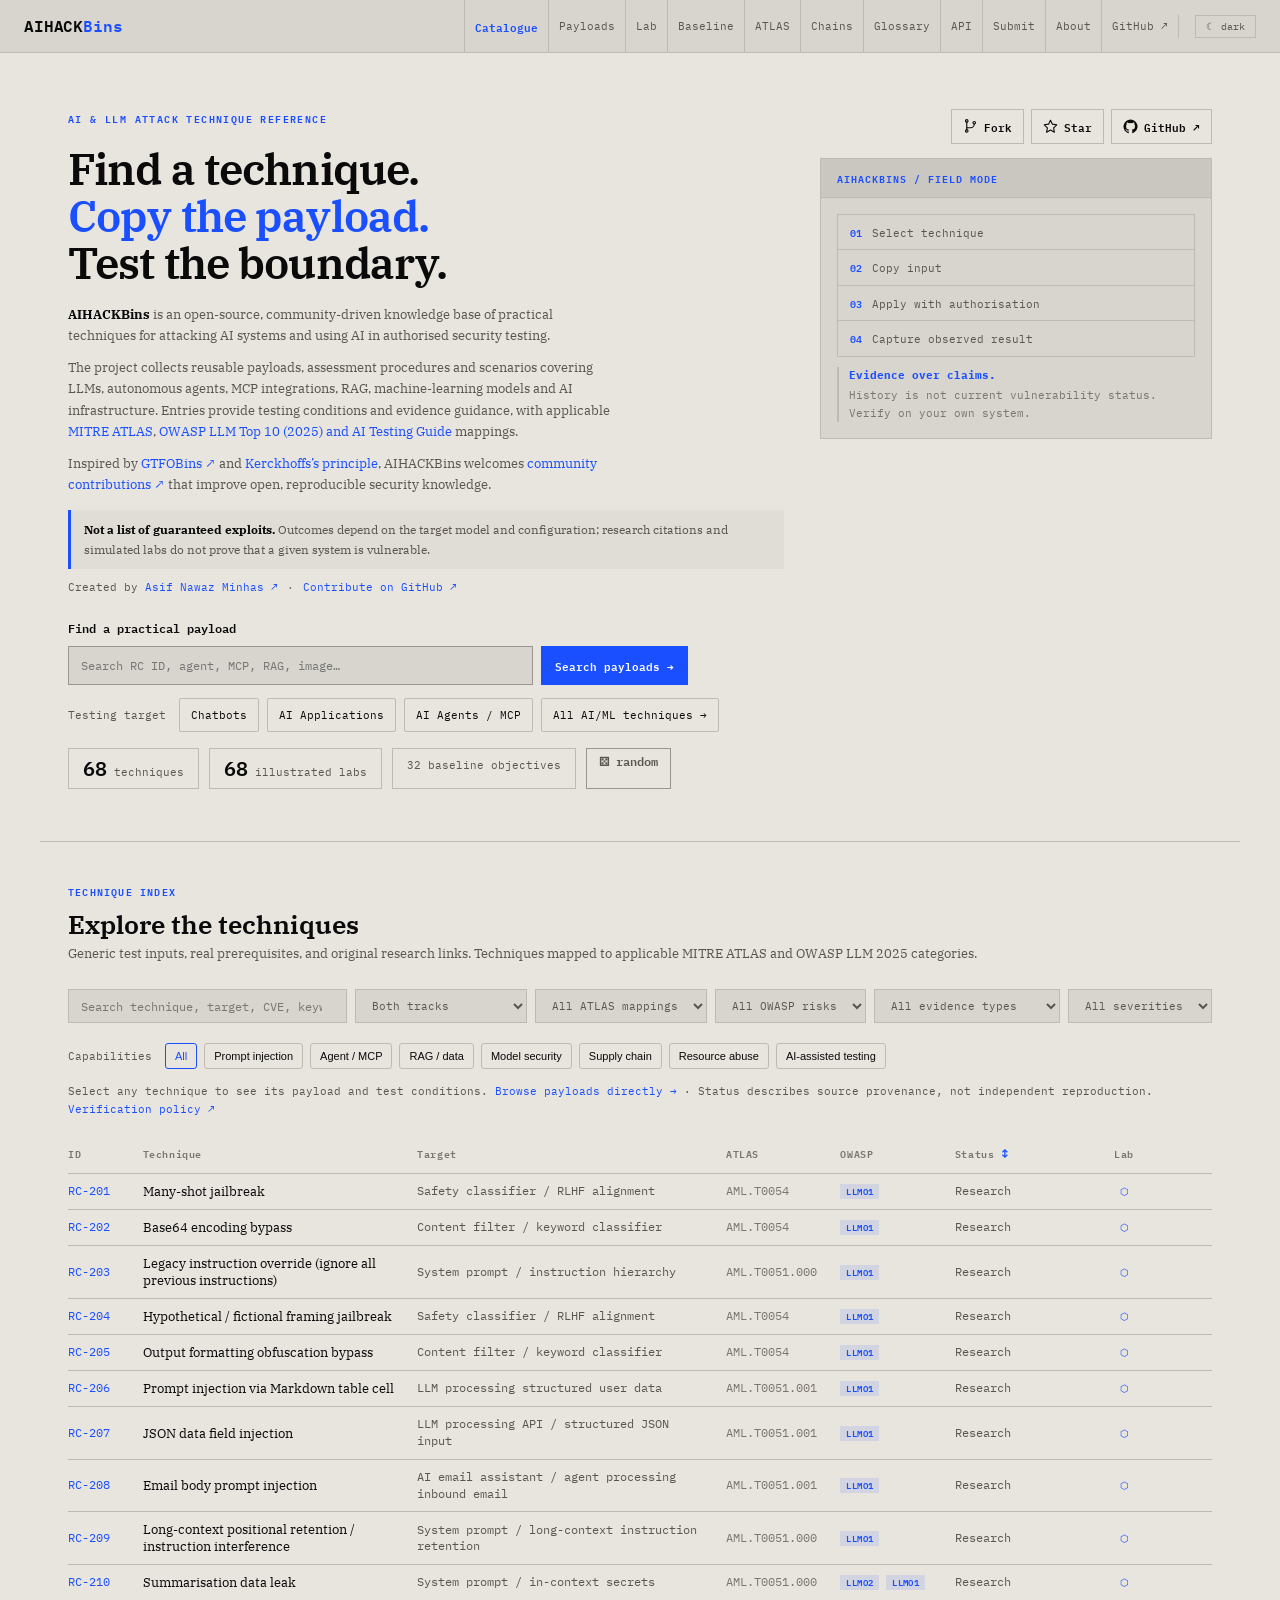
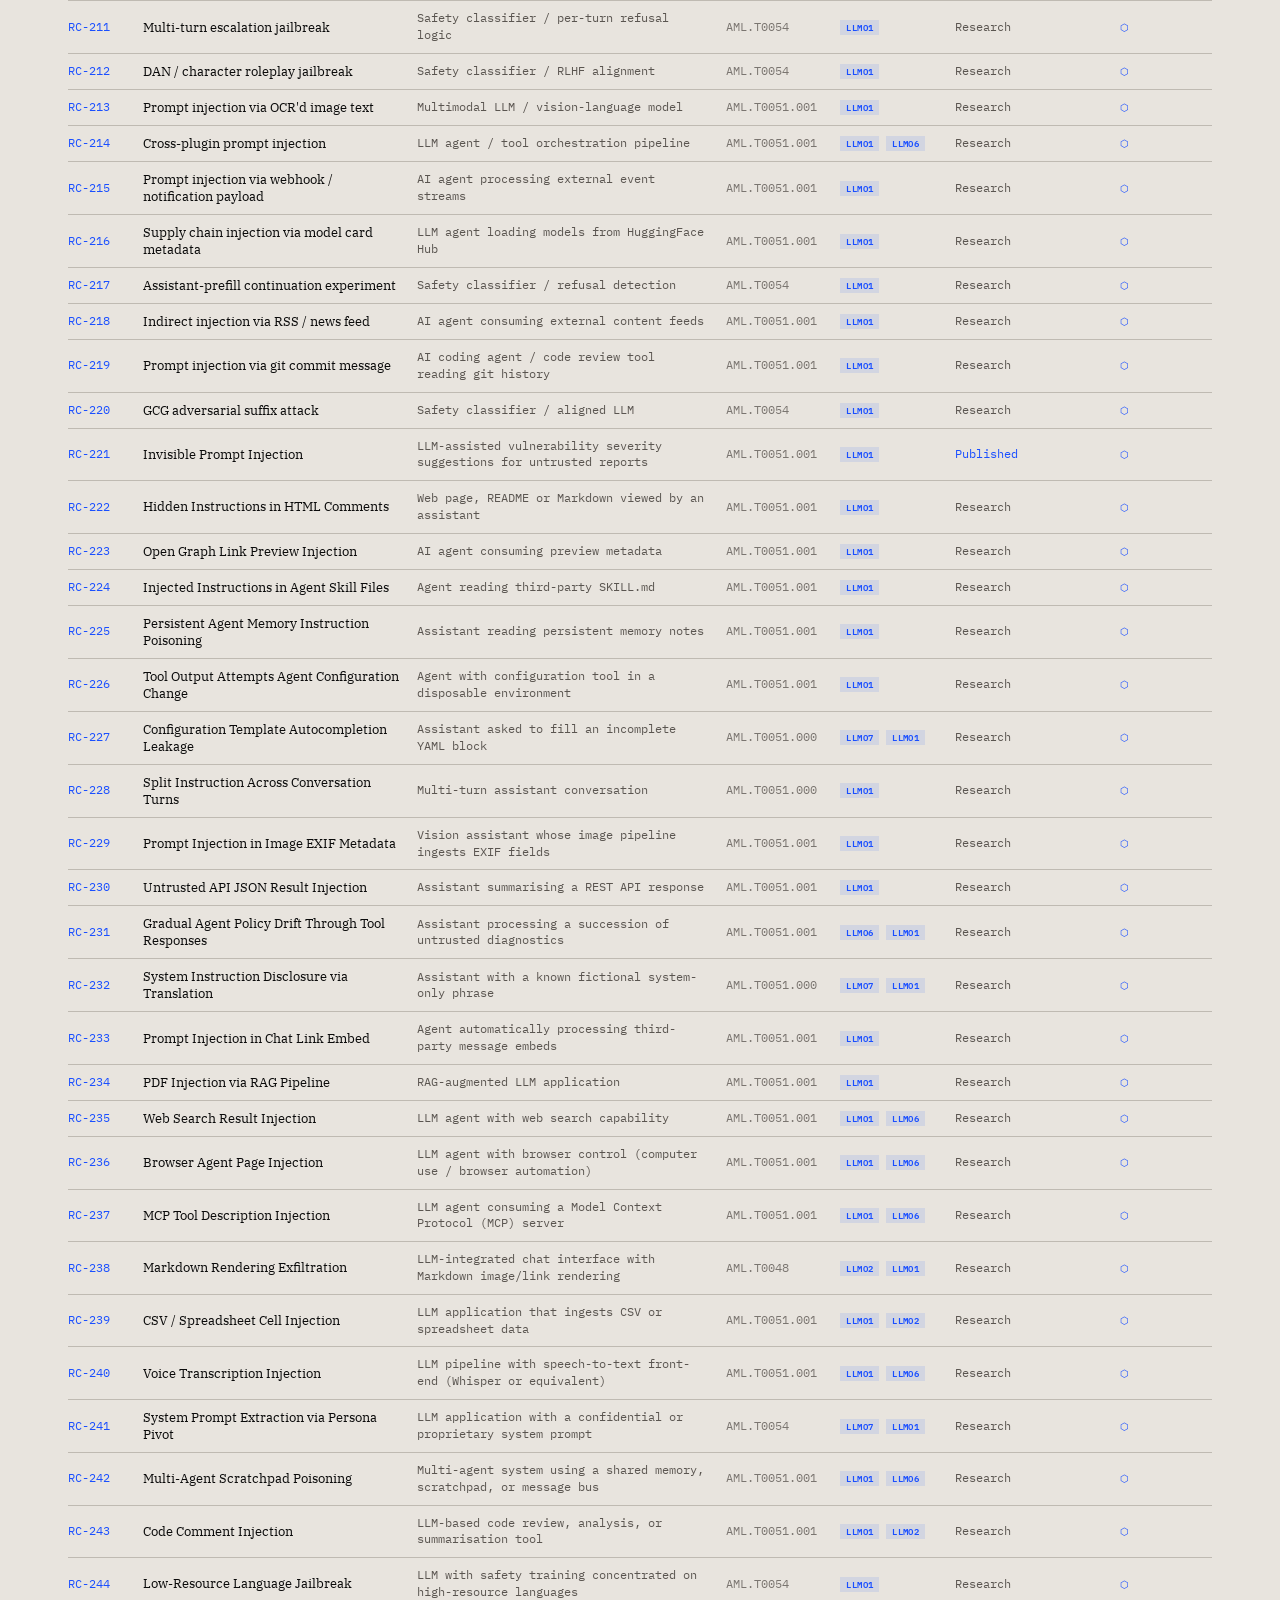
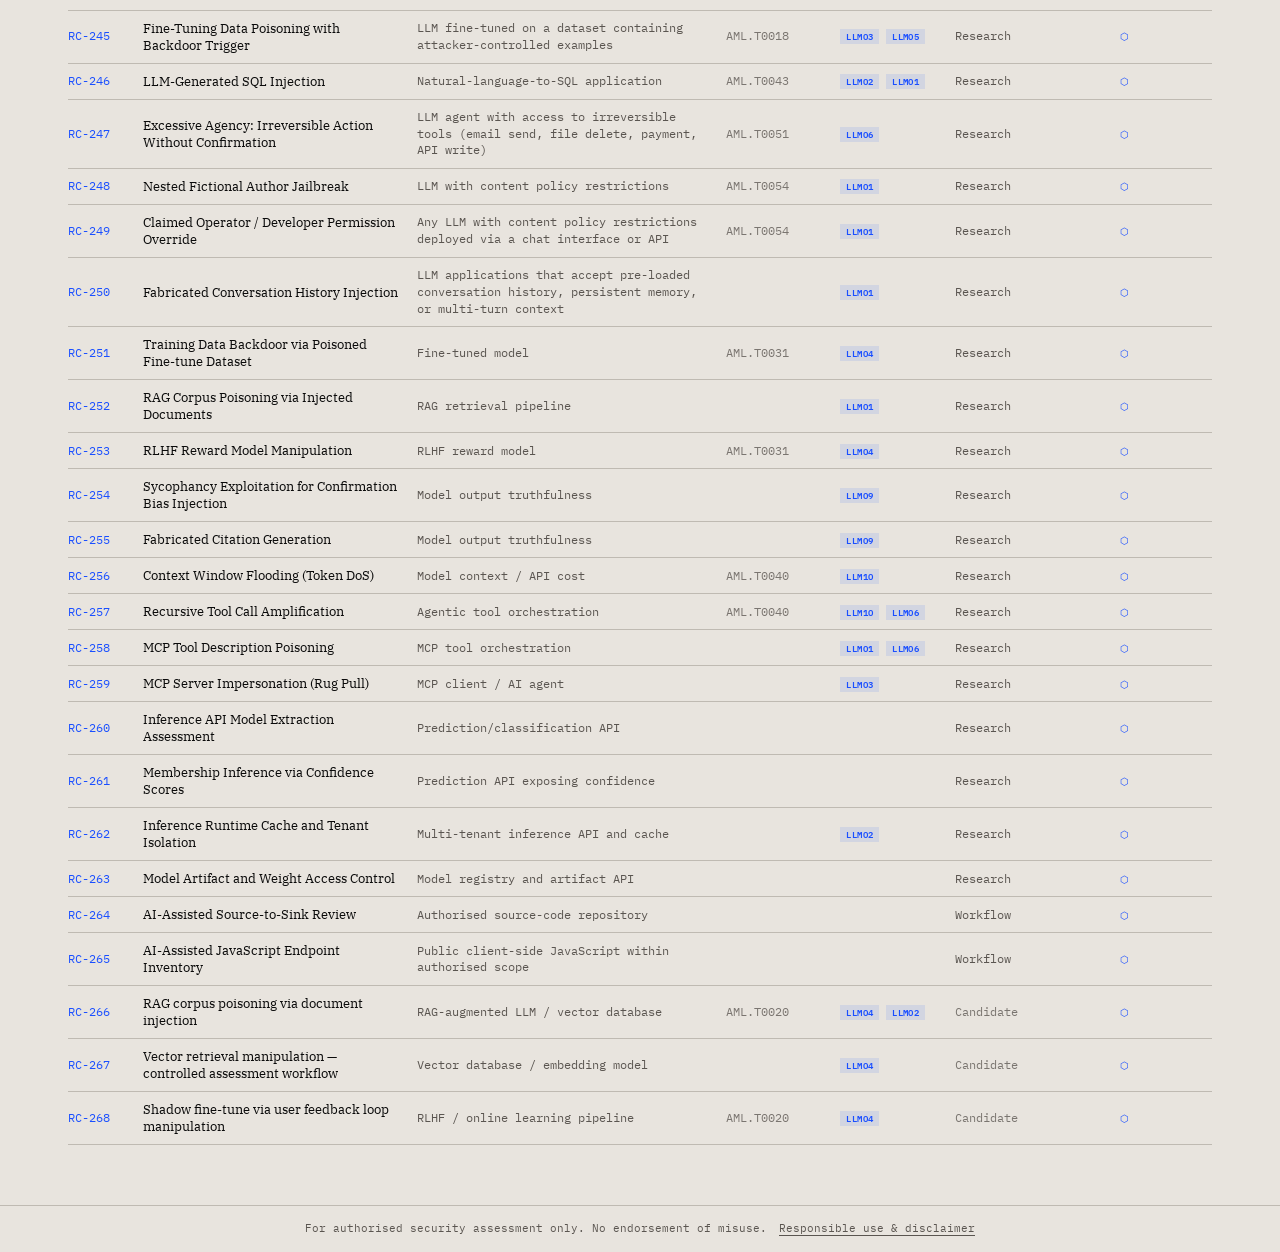
<file: index.html>
<!doctype html>
<html lang="en">
<head>
<meta charset="utf-8">
<meta name="viewport" content="width=device-width,initial-scale=1">
<meta name="description" content="AIHACKBins — Open AI security reference. Practical AI/ML security techniques, reusable payloads and assessment workflows mapped to MITRE ATLAS and OWASP guidance. Find a technique. Copy the payload. Test the boundary.">
<title>AIHACKBins</title>
<link rel="icon" href="assets/favicon.svg" type="image/svg+xml">
<link rel="stylesheet" href="styles.css">
<link rel="preconnect" href="https://fonts.googleapis.com">
<link rel="stylesheet" href="https://fonts.googleapis.com/css2?family=IBM+Plex+Mono:wght@400;600&family=IBM+Plex+Serif:ital,wght@0,400;0,600;1,400&display=swap">
</head>
<body>
<!-- GitHub corner: visible on desktop; mobile visitors can use the navigation GitHub link. -->
<a class="github-corner" href="https://github.com/AIHACKBins/AIHACKBins" target="_blank" rel="noopener noreferrer" aria-label="View AIHACKBins on GitHub" title="View AIHACKBins on GitHub">
  <svg viewBox="0 0 250 250" aria-hidden="true" focusable="false">
    <path class="github-corner-bg" d="M0 0 H250 V250 Z"/>
    <path class="github-corner-mark" d="M128.3 109 C113.8 99.7 119 89.6 119 89.6 C122 82.7 120.5 78.6 120.5 78.6 C119.2 72 123.4 76.3 123.4 76.3 C127.3 80.9 125.5 87.3 125.5 87.3 C122.9 97.6 130.6 101.9 134.4 103.2 C136.1 103.9 139.4 103.7 142.2 98.6 C133.8 88 127.5 74.4 143.8 58 C148.5 53.4 154 51.2 159.7 51 C160.3 49.4 163.2 43.6 171.4 40.1 C171.4 40.1 176.1 42.5 178.8 56.2 C183.1 58.6 186.2 62 188 65.4 C194.8 65 201.6 66.6 207.2 72.2 C223.5 88.5 209.9 94.9 199.3 103.3 C199.5 105.6 198.7 108.6 196.3 111.8 L182.5 125.6 C181.4 126.7 182.8 130.5 182.9 130.5 L128.3 109 Z"/>
  </svg>
</a>
<a class="skip" href="#main">Skip to content</a>

<header class="topbar" id="topbar">
  <div class="topbar-inner">
    <a href="#/" class="wordmark">AIHACK<span>Bins</span></a>
    <nav class="topnav" id="topnav" aria-label="Main navigation">
      <a class="tnav-link" href="#/" data-route="home">Catalogue</a>
      <a class="tnav-link" href="#/payloads" data-route="payloads">Payloads</a>
      <a class="tnav-link" href="#/lab" data-route="lab">Lab</a>
      <a class="tnav-link" href="#/baseline" data-route="baseline">Baseline</a>
      <a class="tnav-link" href="#/atlas" data-route="atlas">ATLAS</a>
      <a class="tnav-link" href="#/chains" data-route="chains">Chains</a>
      <a class="tnav-link" href="#/glossary" data-route="glossary">Glossary</a>
      <a class="tnav-link" href="#/api" data-route="api">API</a>
      <a class="tnav-link" href="#/submit" data-route="submit">Submit</a>
      <a class="tnav-link" href="#/about" data-route="about">About</a>
      <a class="tnav-link" href="https://github.com/AIHACKBins/AIHACKBins" target="_blank" rel="noopener noreferrer" aria-label="AIHACKBins repository on GitHub">GitHub ↗</a>
    </nav>
    <div class="topbar-actions">
      <button id="theme-btn" class="theme-btn" aria-label="Toggle theme">dark</button>
      <button class="hamburger" id="hamburger" aria-label="Open menu" aria-expanded="false">☰</button>
    </div>
  </div>
</header>

<div class="mobile-menu" id="mobile-menu" hidden>
  <a class="mm-link" href="#/" data-route="home">Catalogue</a>
  <a class="mm-link" href="#/payloads" data-route="payloads">Payloads</a>
  <a class="mm-link" href="#/lab" data-route="lab">Lab</a>
  <a class="mm-link" href="#/atlas" data-route="atlas">ATLAS Explorer</a>
  <a class="mm-link" href="#/chains" data-route="chains">Attack chains</a>
  <a class="mm-link" href="#/baseline" data-route="baseline">Baseline checks</a>
  <a class="mm-link" href="#/glossary" data-route="glossary">Glossary</a>
  <a class="mm-link" href="#/api" data-route="api">API / data</a>
  <a class="mm-link" href="#/submit" data-route="submit">Submit an entry</a>
  <a class="mm-link" href="#/about" data-route="about">About</a>
  <a class="mm-link" href="https://github.com/AIHACKBins/AIHACKBins" target="_blank" rel="noopener">GitHub ↗</a>
</div>
<div class="overlay" id="overlay"></div>

<main id="main">
  <p class="loading-line">loading catalogue<span class="blink">_</span></p>
</main>

<footer class="site-disclaimer"><span>For authorised security assessment only. No endorsement of misuse.</span> <a href="#/about">Responsible use &amp; disclaimer</a></footer>

<div class="scroll-btns" id="scroll-btns" aria-label="Page scroll shortcuts">
  <button class="scroll-btn" id="scroll-up" aria-label="Scroll to top" title="Back to top">↑</button>
  <button class="scroll-btn" id="scroll-dn" aria-label="Scroll to bottom" title="Scroll to bottom">↓</button>
</div>

<script src="lab-outcomes.js" defer></script>
<script src="lab.js" defer></script>
<script src="app.js" defer></script>
</body>
</html>
</file>
<file: styles.css>
/* ═══════════════════════════════════════════════════════════════════════
   AIHACKBins — "Concrete" palette
   Stone grey / true-black / electric cobalt
   Horizontal topbar · Hero · Filter row · Table · Detail · Lab
   ═══════════════════════════════════════════════════════════════════════ */

/* ── Tokens ─────────────────────────────────────────────────────────── */
:root {
  --bg:         #e8e4de;
  --bg-off:     #d8d4ce;
  --bg-deep:    #cac6c0;
  --text:       #0a0a0a;
  --muted:      #5a5550;
  --dim:        #7a7570;
  --border:     #bfbab2;
  --border-hi:  #9a9590;
  --surface:    #d8d4ce;
  --cobalt:     #1a4fff;
  --cobalt-dim: rgba(26,79,255,.08);
  --cobalt-txt: #ffffff;
  --green:      #1a6a2a;
  --mono: 'IBM Plex Mono','Courier New',monospace;
  --serif:'IBM Plex Serif',Georgia,serif;
  color-scheme: light;
}
@media (prefers-color-scheme:dark){
  :root:not([data-theme="light"]){
    --bg:#111009; --bg-off:#1c1a17; --bg-deep:#252320;
    --text:#e0dcd6; --muted:#9a9590; --dim:#6a6560;
    --border:#2e2a26; --border-hi:#4a4540; --surface:#1c1a17;
    --cobalt:#4d72ff; --cobalt-dim:rgba(77,114,255,.12); --cobalt-txt:#fff;
    --green:#3a9a4a; color-scheme:dark;
  }
}
:root[data-theme="dark"]{
  --bg:#111009; --bg-off:#1c1a17; --bg-deep:#252320;
  --text:#e0dcd6; --muted:#9a9590; --dim:#6a6560;
  --border:#2e2a26; --border-hi:#4a4540; --surface:#1c1a17;
  --cobalt:#4d72ff; --cobalt-dim:rgba(77,114,255,.12); --cobalt-txt:#fff;
  --green:#3a9a4a; color-scheme:dark;
}

/* ── Reset ──────────────────────────────────────────────────────────── */
*,*::before,*::after{box-sizing:border-box;margin:0;padding:0}
html{height:100%}
body{background:var(--bg);color:var(--text);font-family:var(--mono);font-size:13px;line-height:1.6;min-height:100vh}
a{color:inherit;text-decoration:none}
a:focus-visible,button:focus-visible,input:focus-visible,select:focus-visible{outline:2px solid var(--cobalt);outline-offset:2px}
.skip{position:absolute;top:-999px;left:-999px;background:var(--cobalt);color:var(--cobalt-txt);padding:6px 12px;font:600 11px var(--mono)}
.skip:focus{top:8px;left:8px;z-index:9999}

/* ── Topbar ─────────────────────────────────────────────────────────── */
.topbar{
  position:sticky;top:0;z-index:50;
  background:var(--bg-off);
  border-bottom:1px solid var(--border);
}
.topbar-inner{
  max-width:1380px;margin:0 auto;
  display:flex;align-items:center;gap:0;
  padding:0 24px;height:52px;
}
.wordmark{font:600 16px/1 var(--mono);letter-spacing:-.01em;color:var(--text);flex-shrink:0}
.wordmark span{color:var(--cobalt)}

.topnav{display:flex;align-items:center;gap:0;margin-left:auto;min-width:0;overflow-x:auto;overflow-y:hidden;scrollbar-width:thin;overscroll-behavior-x:contain;flex:0 1 auto}
.tnav-link{
  font:400 11px var(--mono);color:var(--muted);white-space:nowrap;
  padding:0 10px;height:52px;display:flex;align-items:center;
  border-left:1px solid var(--border);
  transition:color .1s,background .1s;
}
.tnav-link:first-child{margin-left:12px}
.tnav-link:hover{color:var(--text);background:var(--cobalt-dim)}
.tnav-link.active{color:var(--cobalt);font-weight:600}

.topbar-actions{display:flex;align-items:center;gap:8px;border-left:1px solid var(--border);padding-left:16px;margin-left:0}
.theme-btn{background:none;border:1px solid var(--border);color:var(--muted);font:400 10px var(--mono);padding:4px 10px;cursor:pointer}
.theme-btn:hover{border-color:var(--border-hi);color:var(--text)}
.hamburger{display:none;background:none;border:none;color:var(--muted);font:400 18px/1 var(--mono);cursor:pointer;padding:0 4px}

/* ── Mobile menu ────────────────────────────────────────────────────── */
.mobile-menu{
  position:fixed;inset:52px 0 0 0;background:var(--bg-off);
  z-index:49;display:flex;flex-direction:column;border-top:1px solid var(--border);overflow-y:auto;
}
.mobile-menu[hidden]{display:none}
.mm-link{display:block;padding:16px 24px;font:400 14px var(--mono);color:var(--muted);border-bottom:1px solid var(--border)}
.mm-link:hover{color:var(--text);background:var(--cobalt-dim)}
.overlay{display:none;position:fixed;inset:0;background:rgba(0,0,0,.4);z-index:48}
.overlay.open{display:block}

/* ── Main container ─────────────────────────────────────────────────── */
#main{min-height:calc(100vh - 52px)}
.loading-line{font:400 12px var(--mono);color:var(--dim);padding:60px 28px}
.blink{animation:blink 1s step-end infinite}
@keyframes blink{50%{opacity:0}}
.empty-state{font:400 12px var(--mono);color:var(--dim);padding:40px 0}

/* ── Page wrapper (max-width) ───────────────────────────────────────── */
.page{max-width:1200px;margin:0 auto;padding:0 28px}

/* ── Hero ───────────────────────────────────────────────────────────── */
.hero{
  display:grid;grid-template-columns:1fr 360px;gap:40px;
  align-items:center;
  padding:56px 28px 52px;
  max-width:1200px;margin:0 auto;
  border-bottom:1px solid var(--border);
}
.hero-eyebrow{font:600 10px var(--mono);letter-spacing:.14em;color:var(--cobalt);text-transform:uppercase;margin-bottom:18px}
.hero-title{font:600 46px/1.08 var(--serif);color:var(--text);margin-bottom:20px;letter-spacing:-.02em}
.hero-title .accent{color:var(--cobalt)}
.hero-sub{font:400 14px/1.7 var(--serif);color:var(--muted);max-width:52ch;margin-bottom:28px}
/* Creator attribution and unobtrusive GitHub repository link (v10.4). */
.hero-creator{margin:-12px 0 20px;font:400 11px/1.8 var(--mono);color:var(--muted)}
.hero-creator a{color:var(--cobalt);text-decoration:underline;text-decoration-color:transparent;text-underline-offset:3px}
.hero-creator a:hover,.hero-creator a:focus-visible{text-decoration-color:currentColor}
.hero-creator-divider{padding:0 9px;color:var(--dim)}
.hero-right{min-width:0}
.hero-github-corner{display:flex;align-items:center;justify-content:flex-end;gap:9px;width:max-content;max-width:100%;margin:0 0 14px auto;padding:9px 12px;border:1px solid var(--border);color:var(--text);font:600 11px/1.2 var(--mono);text-decoration:none;transition:border-color .15s,color .15s}
.hero-github-corner:hover,.hero-github-corner:focus-visible{border-color:var(--cobalt);color:var(--cobalt)}
.hero-github-corner svg{flex:none}
@media(max-width:680px){.hero-creator-divider{padding:0 4px}.hero-github-corner{margin-left:0;margin-right:auto}}
.hero-stats{display:flex;flex-wrap:wrap;gap:10px}
.stat-chip{
  display:flex;align-items:baseline;gap:7px;
  border:1px solid var(--border);padding:9px 14px;
  font:400 11px var(--mono);color:var(--muted);
}
.stat-chip-n{font:600 20px/1 var(--mono);color:var(--text)}

.field-card{
  border:1px solid var(--border);
  background:var(--bg-off);
  overflow:hidden;
}
.field-card-head{
  background:var(--bg-deep);
  border-bottom:1px solid var(--border);
  padding:10px 16px;
  font:600 10px var(--mono);letter-spacing:.1em;color:var(--cobalt);text-transform:uppercase;
}
.field-card-body{padding:16px;display:flex;flex-direction:column;gap:10px}
.field-steps{display:flex;flex-direction:column;gap:0;border:1px solid var(--border)}
.field-step{
  display:flex;align-items:baseline;gap:10px;
  padding:8px 12px;border-bottom:1px solid var(--border);
  font:400 11px/1.4 var(--mono);color:var(--muted);
}
.field-step:last-child{border-bottom:none}
.field-step-n{font:600 10px var(--mono);color:var(--cobalt);flex-shrink:0}
.field-card-note{font:400 11px/1.6 var(--mono);color:var(--dim);border-left:2px solid var(--border);padding-left:10px}
.field-card-note strong{color:var(--cobalt);display:block;margin-bottom:3px}

/* ── Technique index section ────────────────────────────────────────── */
.index-section{padding:40px 28px 60px;max-width:1200px;margin:0 auto}
.section-eyebrow{font:600 10px var(--mono);letter-spacing:.12em;color:var(--cobalt);text-transform:uppercase;margin-bottom:10px}
.section-title{font:600 26px/1.1 var(--serif);color:var(--text);margin-bottom:6px}
.section-sub{font:400 13px/1.6 var(--serif);color:var(--muted);margin-bottom:24px}

/* Filter row */
.filter-row{display:flex;flex-wrap:wrap;gap:8px;margin-bottom:20px}
#search-input{
  flex:1;min-width:200px;
  background:var(--bg-off);border:1px solid var(--border);
  color:var(--text);font:400 12px var(--mono);
  padding:8px 12px;outline:none;
}
#search-input:focus{border-color:var(--cobalt)}
#search-input::placeholder{color:var(--dim)}
.filter-select{
  background:var(--bg-off);border:1px solid var(--border);
  color:var(--muted);font:400 11px var(--mono);
  padding:8px 12px;outline:none;cursor:pointer;
}
.filter-select:focus{border-color:var(--cobalt)}

/* Technique table */
.tech-table{width:100%;border-collapse:collapse;table-layout:auto}
.tech-table th{
  text-align:left;font:600 10px var(--mono);letter-spacing:.06em;
  color:var(--dim);padding:8px 14px 8px 0;
  border-bottom:1px solid var(--border);white-space:nowrap;
}
.tech-table th:last-child{padding-right:0}
.tech-row{cursor:pointer;border-bottom:1px solid var(--border)}
.tech-row:hover{background:var(--cobalt-dim)}
.tech-row:focus{outline:2px solid var(--cobalt);outline-offset:-2px}
.tech-row td{padding:9px 14px 9px 0;vertical-align:top;font:400 12px/1.4 var(--mono);color:var(--muted)}
.tech-row td:last-child{padding-right:0}
.td-id{color:var(--cobalt)!important;font-weight:600;white-space:nowrap}
.td-title{font:400 13px var(--serif)!important;color:var(--text)!important}
.td-target{font-size:11px;white-space:nowrap}
.td-atlas{font-size:11px;color:var(--dim)!important;white-space:nowrap}
.td-owasp{white-space:nowrap}
.td-status{white-space:nowrap}
.td-lab{text-align:center}
.lab-dot{color:var(--cobalt);font-size:10px}

/* Status */
.s-active  {color:var(--cobalt)!important;font-weight:600}
.s-partial {color:var(--muted)!important}
.s-historic{color:var(--dim)!important}
.s-modeldep{color:var(--muted)!important}
.s-unverif {color:var(--dim)!important}
/* Severity */
.sev-critical{color:#c02020}
.sev-high    {color:#c05020}
.sev-medium  {color:var(--muted)}
.sev-low     {color:var(--dim)}

/* Pills */
.pill{display:inline-block;font:600 9px/1 var(--mono);letter-spacing:.04em;padding:2px 5px;border:1px solid;white-space:nowrap}
.pill-atlas{color:var(--text);border-color:var(--border-hi)}
.pill-owasp{
  color:var(--cobalt);
  background:color-mix(in srgb,var(--cobalt) 10%,transparent);
  border-color:color-mix(in srgb,var(--cobalt) 25%,transparent);
}
.pill-tag  {color:var(--dim);border-color:var(--border)}
/* In table rows keep OWASP pills compact and filled, no heavy outline */
.tech-table .pill-owasp{border-color:transparent}

/* ── Detail page ────────────────────────────────────────────────────── */
.detail-wrap{padding:0 28px 60px;max-width:1200px;margin:0 auto}

.detail-head{padding:36px 0 24px;border-bottom:2px solid var(--text)}
.detail-head-top{display:flex;align-items:center;gap:12px;margin-bottom:8px}
.d-id{font:600 12px var(--mono);color:var(--cobalt)}
.d-title{font:600 32px/1.1 var(--serif);color:var(--text);margin-bottom:10px;letter-spacing:-.02em}
.d-meta{display:flex;flex-wrap:wrap;gap:14px;margin-bottom:10px;font:400 11px var(--mono);color:var(--dim)}
.d-pills{display:flex;flex-wrap:wrap;gap:6px;margin-top:10px}

.dtab-bar{display:flex;border-bottom:1px solid var(--border)}
.dtab{background:none;border:none;border-bottom:2px solid transparent;padding:12px 18px;font:400 12px var(--mono);color:var(--dim);cursor:pointer;margin-bottom:-1px}
.dtab:hover{color:var(--text)}
.dtab.active{color:var(--text);border-bottom-color:var(--cobalt);font-weight:600}
.dpanel{display:none}
.dpanel.active{display:block}

.d-cols{display:grid;grid-template-columns:minmax(0,1fr) 220px;gap:0;align-items:start}
.d-main{padding:28px 28px 28px 0;min-width:0}
.d-section{margin-bottom:28px}
.d-section:last-child{margin-bottom:0}
.d-section h2{font:600 10px var(--mono);letter-spacing:.08em;color:var(--dim);text-transform:uppercase;margin-bottom:8px}
.d-section p{font:400 14px/1.75 var(--serif);color:var(--text);max-width:65ch}
.d-list{font:400 14px/1.75 var(--serif);color:var(--text);padding-left:20px;max-width:65ch}
.d-list li{margin-bottom:6px}
pre{background:var(--bg-off);border:1px solid var(--border);color:var(--text);font:400 11px/1.7 var(--mono);padding:14px 16px;overflow-x:auto;white-space:pre-wrap;word-break:break-word}
code{font-family:var(--mono)}

.d-aside{border-left:1px solid var(--border);padding:28px 0 28px 20px}
.d-aside-section{margin-bottom:20px;padding-bottom:20px;border-bottom:1px solid var(--border)}
.d-aside-section:last-child{border-bottom:none;margin-bottom:0}
.d-aside-section h3{font:600 10px var(--mono);letter-spacing:.08em;color:var(--dim);text-transform:uppercase;margin-bottom:10px}
.d-aside-row{display:flex;flex-direction:column;gap:2px;margin-bottom:8px}
.d-aside-row:last-child{margin-bottom:0}
.d-aside-lbl{font:600 9px var(--mono);letter-spacing:.08em;color:var(--dim);text-transform:uppercase}
.d-aside-val{font:400 11px var(--mono);color:var(--text);word-break:break-word}
.btn-ghost{display:block;font:400 11px var(--mono);color:var(--muted);padding:7px 0;border-bottom:1px solid var(--border)}
.btn-ghost:hover{color:var(--cobalt)}
.btn-ghost:last-child{border-bottom:none}

/* ── Chains ─────────────────────────────────────────────────────────── */
.chains-wrap{padding:0 28px 60px;max-width:1200px;margin:0 auto}
.chain-card{border:1px solid var(--border);background:var(--bg-off);padding:22px 24px;margin-bottom:16px}
.chain-card-head{display:flex;align-items:center;gap:12px;margin-bottom:8px}
.chain-id{font:600 11px var(--mono);color:var(--cobalt)}
.chain-sev{font:600 10px var(--mono);letter-spacing:.04em}
.chain-title{font:600 18px/1.2 var(--serif);color:var(--text);margin-bottom:8px}
.chain-desc{font:400 13px/1.7 var(--serif);color:var(--muted);margin-bottom:16px;max-width:60ch}
.chain-steps{display:flex;flex-wrap:wrap;align-items:center;gap:8px}
.chain-lnk{display:flex;align-items:center;gap:6px;border:1px solid var(--border);background:var(--bg);padding:6px 10px;font:400 11px var(--mono);color:var(--muted)}
.chain-lnk:hover{border-color:var(--cobalt);color:var(--text)}
.chain-lnk-n{font:600 10px var(--mono);color:var(--cobalt);background:var(--cobalt-dim);padding:1px 5px}
.chain-lnk-id{font-weight:600;color:var(--cobalt)}
.chain-arrow{color:var(--dim);font:400 12px var(--mono)}

/* ── API page ────────────────────────────────────────────────────────── */
.api-wrap{padding:0 28px 60px;max-width:900px;margin:0 auto}

/* ── Inner page header (non-home) ───────────────────────────────────── */
.inner-head{padding:36px 28px 28px;max-width:1200px;margin:0 auto;border-bottom:1px solid var(--border)}
.inner-head h1{font:600 28px/1.1 var(--serif);color:var(--text);margin-bottom:8px;letter-spacing:-.01em}
.inner-head p{font:400 14px/1.7 var(--serif);color:var(--muted);max-width:60ch}

/* ── Lab ─────────────────────────────────────────────────────────────── */
.lab-wrap{padding:0 28px 60px;max-width:1200px;margin:0 auto}
.lab-disclaimer{font:400 12px/1.6 var(--mono);color:var(--muted);border:1px solid var(--border);background:var(--bg-off);padding:10px 14px;margin-bottom:24px}

.scenario-list{border:1px solid var(--border);margin-bottom:28px;overflow:hidden}
.scenario-item{display:grid;grid-template-columns:80px 1fr 120px auto;gap:10px;align-items:center;padding:10px 14px;border-bottom:1px solid var(--border);font:400 11px var(--mono);color:var(--muted);cursor:pointer}
.scenario-item:last-child{border-bottom:none}
.scenario-item:hover,.scenario-item.active{background:var(--cobalt-dim)}
.scenario-item.active{border-left:2px solid var(--cobalt)}
.s-id{font-weight:600;color:var(--cobalt)}
.s-title{font:400 12px var(--serif);color:var(--text)}
.s-target{font-size:10px;color:var(--dim)}
.s-pills{display:flex;gap:4px}

.lab-workspace{display:grid;grid-template-columns:1fr 240px;gap:16px;align-items:start}
.lab-term{border:1px solid var(--border);background:var(--bg);overflow:hidden}
.lab-term-bar{background:var(--bg-off);border-bottom:1px solid var(--border);padding:8px 14px;display:flex;align-items:center;justify-content:space-between}
.lab-term-title{font:600 10px var(--mono);letter-spacing:.06em;color:var(--dim);text-transform:uppercase}
.lab-mode-row{display:flex}
.lab-modebn{background:none;border:1px solid var(--border);color:var(--dim);font:400 10px var(--mono);padding:3px 10px;cursor:pointer;margin-left:-1px}
.lab-modebn:first-child{margin-left:0}
.lab-modebn.active{background:var(--cobalt);border-color:var(--cobalt);color:var(--cobalt-txt)}
.lab-body{background:var(--bg);padding:14px 16px;height:320px;overflow-y:auto;font:400 11px/1.9 var(--mono)}
.lab-input-row{display:flex;align-items:center;border-top:1px solid var(--border);background:var(--bg-off)}
.lab-prompt-sym{padding:0 10px;font:600 12px var(--mono);color:var(--cobalt)}
#lab-input{flex:1;background:none;border:none;color:var(--text);font:400 11px var(--mono);padding:10px 0;outline:none}
#lab-input::placeholder{color:var(--dim)}
.lab-run{background:var(--cobalt);color:var(--cobalt-txt);border:none;font:600 10px var(--mono);letter-spacing:.06em;padding:10px 16px;cursor:pointer;white-space:nowrap}
.lab-run:hover{opacity:.9}
.lab-run:disabled{opacity:.4;cursor:default}

.tl-sys   {color:var(--dim)}
.tl-text  {color:var(--muted)}
.tl-prompt{color:var(--text)}
.tl-vuln  {color:var(--text);border-left:2px solid rgba(26,79,255,.3);padding-left:10px;margin:4px 0}
.tl-safe  {color:var(--muted);border-left:2px solid rgba(26,160,60,.3);padding-left:10px;margin:4px 0}
.tl-canary{color:var(--cobalt);border:1px solid var(--cobalt);padding:4px 10px;margin:6px 0;font-weight:600;background:var(--cobalt-dim)}
.tl-warn  {color:var(--cobalt)}
.tl-pass  {color:var(--green)}

.cmp-wrap{display:grid;grid-template-columns:1fr 1fr;gap:0;min-height:320px}
.cmp-pane{overflow-y:auto}
.cmp-pane.vuln{border-right:1px solid var(--border)}
.cmp-head{font:600 10px var(--mono);letter-spacing:.06em;padding:8px 14px;border-bottom:1px solid var(--border);background:var(--bg-off)}
.cmp-pane.vuln .cmp-head{color:var(--cobalt)}
.cmp-pane.safe .cmp-head{color:var(--green)}
.cmp-body{padding:14px 16px;font:400 11px/1.9 var(--mono);color:var(--muted);white-space:pre-wrap;word-break:break-word}
mark.cmp-canary{background:none;color:var(--cobalt);font-weight:600}

.lab-side{border:1px solid var(--border);overflow:hidden}
.lab-side-section{border-bottom:1px solid var(--border)}
.lab-side-section:last-child{border-bottom:none}
.lab-side-head{font:600 9px var(--mono);letter-spacing:.08em;color:var(--dim);text-transform:uppercase;padding:8px 12px 6px;background:var(--bg-off);border-bottom:1px solid var(--border)}
.lab-side-body{padding:10px 12px}
.lab-step-item{display:flex;align-items:flex-start;gap:8px;padding:5px 0;font:400 11px/1.4 var(--mono);color:var(--dim);border-bottom:1px solid var(--border)}
.lab-step-item:last-child{border-bottom:none}
.lab-step-item.current{color:var(--text)}
.lab-step-item.done{color:var(--green)}
.lab-step-n{font:600 10px var(--mono);color:var(--cobalt);background:var(--cobalt-dim);padding:2px 6px;flex-shrink:0}
.lab-step-item.done .lab-step-n{background:none;color:var(--green)}
.lab-payload-mono{font:400 10px/1.6 var(--mono);color:var(--muted);white-space:pre-wrap;word-break:break-word;margin:0;background:none;border:none;padding:0}
.lab-atlas-name{font:400 10px var(--mono);color:var(--dim);margin-top:6px}
.lab-evidence-box{font:400 11px/1.5 var(--mono);color:var(--cobalt);word-break:break-all}
.lab-notes-area{width:100%;background:var(--bg);border:1px solid var(--border);color:var(--text);font:400 11px var(--mono);padding:8px;resize:vertical;min-height:70px;outline:none;display:block}
.lab-notes-area:focus{border-color:var(--cobalt)}
.lab-save{background:var(--cobalt);color:var(--cobalt-txt);border:none;font:600 10px var(--mono);letter-spacing:.04em;padding:6px 12px;cursor:pointer;margin-top:6px;display:block;width:100%}
.lab-save:hover{opacity:.9}
.lab-notes-log{list-style:none;margin-top:8px;display:flex;flex-direction:column;gap:4px}
.lab-notes-log{list-style:none;margin-top:8px;display:flex;flex-direction:column;gap:6px}
.note-item{display:flex;align-items:flex-start;gap:8px;border-left:2px solid var(--border);padding-left:8px}
.note-text{font:400 10px/1.6 var(--mono);color:var(--muted);flex:1;white-space:pre-wrap;word-break:break-word}
.note-del{background:none;border:none;cursor:pointer;color:var(--dim);font-size:14px;line-height:1;padding:0 2px;flex-shrink:0;transition:color .15s}
.note-del:hover{color:var(--text)}

/* ── Payload hero (Overview tab) ─────────────────────────────────────── */
.payload-hero{border:1px solid var(--cobalt);background:var(--cobalt-dim);margin-bottom:24px}
.payload-hero-head{display:flex;align-items:center;justify-content:space-between;padding:8px 14px;border-bottom:1px solid var(--cobalt)}
.payload-hero-lbl{font:700 10px/1 var(--mono);letter-spacing:.08em;color:var(--cobalt);text-transform:uppercase}
.payload-copy-btn{font:600 10px/1 var(--mono);background:var(--cobalt);color:var(--cobalt-txt);border:none;cursor:pointer;padding:5px 12px;letter-spacing:.04em;transition:opacity .15s}
.payload-copy-btn:hover{opacity:.85}
.payload-hero-pre{padding:14px;overflow-x:auto;font:400 12px/1.7 var(--mono);color:var(--text);white-space:pre-wrap;word-break:break-all}
.payload-placement{font:400 11px/1.6 var(--mono);color:var(--muted);padding:8px 14px;border-top:1px solid var(--border)}

/* ── About section ───────────────────────────────────────────────────── */
.about-section{border-top:1px solid var(--border);padding:56px 40px}
.about-inner{max-width:680px}
.about-title{font:700 18px/1.2 var(--mono);color:var(--text);letter-spacing:-.01em;margin-bottom:20px}
.about-body{font:400 14px/1.75 var(--serif);color:var(--text);margin-bottom:14px;max-width:64ch}
.about-principle{border-left:3px solid var(--cobalt);padding-left:16px;color:var(--text)}
.about-link{color:var(--cobalt);text-decoration:underline;text-underline-offset:2px}
.about-link:hover{opacity:.8}
.about-links{display:flex;flex-wrap:wrap;gap:8px;margin-top:24px}
.about-pill{font:600 11px/1 var(--mono);color:var(--cobalt);border:1px solid var(--cobalt);padding:6px 12px;text-decoration:none;transition:background .15s,color .15s}
.about-pill:hover{background:var(--cobalt);color:var(--cobalt-txt)}

/* ── Submit page ─────────────────────────────────────────────────────── */
.submit-steps{font:400 13px/1.8 var(--serif);color:var(--text);padding-left:20px;display:flex;flex-direction:column;gap:6px}
.submit-steps li strong{font-family:var(--mono);color:var(--text)}
.submit-steps a{color:var(--cobalt);text-decoration:underline;text-underline-offset:2px}
.submit-checklist{font:400 13px/1.8 var(--serif);color:var(--text);padding-left:20px;display:flex;flex-direction:column;gap:4px}
.submit-reject li{color:var(--muted)}
.submit-note{font:400 12px/1.7 var(--mono);color:var(--muted);margin-bottom:12px}
.submit-schema-wrap{position:relative}
.submit-schema-wrap .payload-copy-btn{position:absolute;top:8px;right:8px;z-index:1}
.submit-schema-pre{border:1px solid var(--border);background:var(--bg-off);padding:14px;overflow-x:auto;font:400 11px/1.7 var(--mono);color:var(--text);white-space:pre;tab-size:2}
.submit-table{width:100%;border-collapse:collapse;font:400 12px/1.6 var(--mono);color:var(--text);margin-top:8px}
.submit-table th,.submit-table td{text-align:left;padding:8px 12px;border-bottom:1px solid var(--border)}
.submit-table th{font-weight:600;color:var(--muted);font-size:10px;letter-spacing:.06em;text-transform:uppercase;background:var(--bg-off)}
.submit-table td:first-child{color:var(--cobalt);white-space:nowrap}
.submit-cta{display:inline-block;font:600 12px/1 var(--mono);background:var(--cobalt);color:var(--cobalt-txt);padding:10px 20px;text-decoration:none;margin-right:12px;margin-bottom:8px;transition:opacity .15s}
.submit-cta:hover{opacity:.85}
.submit-cta-ghost{background:transparent;color:var(--cobalt);border:1px solid var(--cobalt)}
.submit-cta-ghost:hover{background:var(--cobalt);color:var(--cobalt-txt);opacity:1}

/* ── Mobile ──────────────────────────────────────────────────────────── */
@media(max-width:900px){
  .hero{grid-template-columns:1fr;gap:28px}
  .field-card{max-width:400px}
  .d-cols{grid-template-columns:1fr}
  .d-aside{border-left:none;border-top:1px solid var(--border);padding:16px 0 0}
  .d-main{padding:16px 0}
  .lab-workspace{grid-template-columns:1fr}
  .cmp-wrap{grid-template-columns:1fr}
  .cmp-pane.vuln{border-right:none;border-bottom:1px solid var(--border)}
}
@media(max-width:1120px){
  .topnav{scrollbar-width:none}
  .topnav::-webkit-scrollbar{display:none}
  .tnav-link{padding:0 8px}
  .topbar-inner{padding:0 12px}
}
@media(max-width:760px){
  .topnav{display:none}
  .hamburger{display:block}
  .topbar-inner{padding:0 16px}
}
@media(max-width:680px){
  .hero,.index-section,.detail-wrap,.chains-wrap,.api-wrap,.lab-wrap,.inner-head,.page,.about-section,.submit-wrap{padding-left:16px;padding-right:16px}
  .hero-title{font-size:32px}
  .tech-table .th-atlas,.tech-table .td-atlas,
  .tech-table .th-target,.tech-table .td-target{display:none}
  .scenario-item{grid-template-columns:60px 1fr}
  .s-target,.s-pills{display:none}
  .filter-row{flex-direction:column}
  #search-input,.filter-select{width:100%}
}
@media(max-width:460px){
  .tech-table .th-owasp,.tech-table .td-owasp,
  .tech-table .th-lab,.tech-table .td-lab{display:none}
  .hero-stats{flex-direction:column}
}
@media(prefers-reduced-motion:reduce){
  *,*::before,*::after{transition:none!important;animation:none!important}
  .blink{animation:none!important;opacity:1}
}

/* Standalone lab routes: index and individual scenario never share a page. */
.lab-page-nav{display:flex;justify-content:space-between;gap:16px;margin:22px auto 14px;max-width:1220px;padding:0 28px;font:600 12px var(--mono)}
.lab-page-nav a{color:var(--cobalt);text-decoration:none}
.lab-page-heading,.lab-index-heading{max-width:1220px;margin:0 auto;padding:12px 28px 20px}
.lab-page-heading h1,.lab-index-heading h1{font:600 clamp(22px,3vw,36px)/1.25 var(--serif);margin:10px 0}
.lab-page-heading p,.lab-index-heading p{color:var(--dim);font:400 12px/1.7 var(--mono)}
.dtab-link{display:inline-flex;align-items:center;text-decoration:none;color:var(--text)}
.dtab-link:hover,.lab-page-nav a:hover{color:var(--cobalt)}
@media(max-width:640px){.lab-page-nav,.lab-page-heading,.lab-index-heading{padding-left:16px;padding-right:16px}}

/* v8.1: focused lab pages and a dedicated About route */
#lab-full-host { width: min(100% - 48px, 1280px); margin: 0 auto 64px; }
#lab-full-host .lab-workspace { grid-template-columns: minmax(0, 1fr) 320px; gap: 24px; align-items: start; }
#lab-full-host .lab-term, #lab-full-host .lab-side { min-width: 0; }
#lab-full-host .lab-body { min-height: 380px; height: min(48vh, 500px); }
#lab-full-host .lab-side-body { padding: 12px 14px; }
.lab-page-nav, .lab-page-heading { max-width: 1280px; }
.about-section { max-width: 1000px; margin: 0 auto; border-top: none; padding: 34px 28px 72px; }
.about-section .about-inner { max-width: 720px; }
.about-back { display: inline-block; margin-bottom: 18px; color: var(--cobalt); font: 600 11px var(--mono); }
@media (max-width: 900px) {
  #lab-full-host .lab-workspace { grid-template-columns: 1fr; gap: 20px; }
  #lab-full-host .lab-body { height: 340px; min-height: 280px; }
}
@media (max-width: 680px) {
  #lab-full-host { width: calc(100% - 32px); }
  #lab-full-host .lab-body { height: 300px; min-height: 260px; }
  .about-section { padding: 24px 16px 52px; }
}

/* Glossary: consistent with Concrete light and dark theme variables. */
.glossary-wrap {max-width:980px;margin:0 auto;padding:36px 28px 76px;}
.glossary-label {display:block;color:var(--text);font-weight:600;font-size:12px;margin-bottom:10px;}
.glossary-search {box-sizing:border-box;display:block;width:100%;max-width:600px;background:var(--surface);color:var(--text);border:1px solid var(--border);border-radius:4px;padding:14px 16px;font:inherit;}
.glossary-search:focus-visible {outline:2px solid var(--cobalt);outline-offset:2px;}
.glossary-count {font-size:12px;color:var(--muted);margin:16px 0;}
.glossary-entry {padding:22px 0;border-bottom:1px solid var(--border);}
.glossary-term-row {display:flex;align-items:baseline;justify-content:space-between;gap:16px;flex-wrap:wrap;}
.glossary-entry h2 {font-size:16px;font-weight:600;color:var(--text);margin:0;}
.glossary-category {font-size:11px;color:var(--muted);}
.glossary-entry p {font:14px/1.65 var(--serif);color:var(--muted);max-width:75ch;margin:9px 0;}
.glossary-related {display:inline-block;margin-top:4px;font-size:12px;color:var(--cobalt);text-decoration:underline;}
@media(max-width:700px){.glossary-wrap{padding:24px 16px 52px;}}
/* Shared practical assessment workspace — applies to every RC lab. */
#lab-full-host{width:100%;max-width:1280px;margin-inline:auto}
.practical-workspace{display:grid;grid-template-columns:minmax(0,1fr) 320px;align-items:start;gap:24px}
.practical-main,.practical-side{min-width:0;border:1px solid var(--border);background:var(--bg)}
.practical-bar{display:flex;justify-content:space-between;gap:12px;flex-wrap:wrap;padding:14px 18px;background:var(--bg-off);border-bottom:1px solid var(--border);font:600 11px var(--mono);color:var(--dim)}
.practical-inner{padding:22px}.practical-inner h2{margin:24px 0 8px;font-size:15px}
.practical-inner select{display:block;width:100%;padding:11px;background:var(--bg);color:var(--text);border:1px solid var(--border);margin-top:8px}
.practical-small{font-size:12px;color:var(--dim);line-height:1.6}
.practical-code{background:var(--bg-off);border:1px solid var(--border);white-space:pre-wrap;overflow-wrap:anywhere;max-height:500px;overflow:auto;padding:16px;font:12px/1.65 var(--mono);color:var(--text)}
.practical-actions{display:flex;gap:10px;flex-wrap:wrap;margin-top:12px}
.practical-actions button,.practical-side button{padding:10px 14px;background:var(--cobalt);color:var(--cobalt-txt);border:0;cursor:pointer;font:600 12px var(--mono)}
.practical-actions .practical-outline{background:transparent;color:var(--text);border:1px solid var(--border)}
.practical-side section{padding:18px;border-bottom:1px solid var(--border)}
.practical-side section:last-child{border-bottom:0}.practical-side h2{font-size:13px;margin:0 0 12px}
.practical-side ol{padding-left:19px;font-size:12px;line-height:1.8;color:var(--text)}
.practical-side li{margin-bottom:9px;overflow-wrap:anywhere}.practical-side textarea{display:block;resize:vertical;width:100%;box-sizing:border-box;background:var(--bg-off);color:var(--text);padding:10px;border:1px solid var(--border);margin:10px 0;font:12px var(--mono)}
@media(max-width:850px){.practical-workspace{grid-template-columns:1fr}.practical-inner{padding:15px}}

/* v8.5: simulated terminal outcomes, retaining the existing Concrete design. */
.outcome-module{margin-top:26px;border-top:1px solid var(--border);padding-top:18px}
.outcome-header{display:flex;justify-content:space-between;gap:12px;align-items:center;flex-wrap:wrap}
.outcome-header h2{margin:0;font-size:15px}
.outcome-sim{font:700 10px var(--mono);letter-spacing:.06em;color:var(--dim)}
.outcome-switch{display:flex;gap:8px;flex-wrap:wrap;margin:14px 0}
.outcome-switch button{border:1px solid var(--border);background:var(--bg-off);color:var(--text);padding:10px 14px;font:600 12px var(--mono);cursor:pointer}
.outcome-switch button.selected{border-color:var(--cobalt);background:var(--cobalt);color:var(--cobalt-txt)}
.outcome-switch button:focus-visible,#outcome-copy:focus-visible{outline:3px solid var(--cobalt);outline-offset:3px}
.outcome-console{background:#0e1419;color:#dce7ec;border:1px solid #34414a;padding:18px;min-height:200px;font:12px/1.75 var(--mono)}
.outcome-command{color:#8be2aa;overflow-wrap:anywhere}
.outcome-label{margin:15px 0 7px;color:#f5c379;font:700 11px var(--mono)}
.outcome-label[data-mode="blocked"]{color:#8be2aa}
.outcome-text{white-space:pre-wrap;overflow-wrap:anywhere;font:12px/1.8 var(--mono);margin:0;color:#e1eaf1}
.outcome-disclaimer{margin:20px 0 0;padding-top:10px;border-top:1px solid #34414a;color:#a8bdcb;font:10px/1.6 var(--mono)}
#outcome-copy{margin-top:10px;padding:10px 14px;background:transparent;color:var(--text);border:1px solid var(--border);font:600 12px var(--mono);cursor:pointer}
@media(max-width:680px){.outcome-console{padding:12px}.outcome-switch button{flex:1}.outcome-header{align-items:flex-start}}
/* Interactive, local-only payload entry for the illustrative terminal. */
.terminal-input-label{display:block;margin:18px 0 8px;font:700 11px var(--mono);letter-spacing:.02em;color:var(--text)}
.outcome-input{display:block;box-sizing:border-box;width:100%;min-height:168px;resize:vertical;padding:14px;background:#0e1419;color:#e1eaf1;border:1px solid #4d6170;border-radius:2px;font:12px/1.6 var(--mono);overflow-wrap:anywhere;tab-size:2}
.outcome-input:focus-visible{outline:3px solid var(--cobalt);outline-offset:2px}
.terminal-input-actions{display:flex;gap:9px;flex-wrap:wrap;margin:10px 0}
.terminal-input-actions button{padding:10px 14px;border:1px solid var(--border);background:var(--cobalt);color:var(--cobalt-txt);font:700 11px var(--mono);cursor:pointer}
.terminal-input-actions button.practical-outline{background:var(--bg-off);color:var(--text)}
.terminal-input-actions button:focus-visible{outline:3px solid var(--cobalt);outline-offset:2px}
@media(max-width:680px){.terminal-input-actions button{flex:1 1 auto}}

/* v8.8 - compact lab index and guided local simulation; honors both Concrete themes */
.lab-catalogue{max-width:1160px;margin:0 auto;padding:0 24px 64px}
.lab-catalogue .lab-index-heading{max-width:none;padding:20px 0}
.lab-catalogue-tools{display:flex;align-items:center;gap:12px;flex-wrap:wrap;margin:14px 0 20px;font:12px var(--mono)}
.lab-catalogue-tools label{font-weight:700}
.lab-catalogue-tools input{flex:1;min-width:220px;max-width:620px;padding:13px 15px;color:var(--text);background:var(--bg-off);border:1px solid var(--border);font:12px var(--mono)}
.lab-catalogue-tools input:focus-visible{outline:2px solid var(--cobalt);outline-offset:2px}
#lab-results{color:var(--dim);margin-left:auto}
.lab-rows{border:1px solid var(--border)}
.lab-catalogue-row{display:grid;grid-template-columns:80px minmax(0,1fr) 140px 95px;gap:16px;align-items:center;padding:17px 19px;border-bottom:1px solid var(--border);color:var(--text);text-decoration:none;transition:background .12s ease}
.lab-catalogue-row:last-child{border:0}
.lab-catalogue-row:hover,.lab-catalogue-row:focus-visible{background:var(--bg-off);outline-color:var(--cobalt)}
.lab-catalogue-id,.lab-catalogue-go{font:600 12px var(--mono);color:var(--cobalt)}
.lab-catalogue-content{display:flex;flex-direction:column;gap:5px;min-width:0}
.lab-catalogue-content strong{font:600 14px/1.5 var(--serif)}
.lab-catalogue-content small{font:11px/1.4 var(--mono);color:var(--dim);overflow-wrap:anywhere}
.lab-catalogue-tags{display:flex;gap:5px;flex-wrap:wrap}
.lab-catalogue-tags em{font:10px var(--mono);font-style:normal;border:1px solid var(--border);padding:3px 5px;color:var(--dim)}
.lab-empty{padding:30px;color:var(--dim)}
.lab-progress{display:grid;grid-template-columns:repeat(4,minmax(0,1fr));gap:10px;margin-bottom:24px}
.lab-progress-step{display:flex;flex-direction:column;gap:9px;align-items:stretch;text-align:left;border:0;background:transparent;color:var(--dim);font:11px var(--mono);cursor:pointer;padding:0}
.lab-progress-bar{height:4px;background:var(--border)}
.lab-progress-step.current{color:var(--text);font-weight:700}.lab-progress-step.current .lab-progress-bar,.lab-progress-step.completed .lab-progress-bar{background:var(--cobalt)}
.lab-panel h2{font:600 18px var(--serif);margin:5px 0 18px}.lab-panel h3{font:600 13px var(--mono);margin:18px 0 9px}
.lab-panel[hidden]{display:none}
.lab-step-actions{display:flex;gap:12px;justify-content:space-between;align-items:center;margin-top:28px;border-top:1px solid var(--border);padding-top:18px}
.lab-step-actions button,.dyn-command-row button,.lab-panel .practical-actions button{border:1px solid var(--border);background:var(--cobalt);color:var(--cobalt-txt);padding:11px 14px;font:600 12px var(--mono);cursor:pointer}
.lab-step-actions .practical-outline,.lab-panel .practical-actions .practical-outline{background:transparent;color:var(--text)}
.lab-step-actions button:disabled{opacity:.4;cursor:not-allowed}
#dyn-step-counter{font:11px var(--mono);color:var(--dim)}
.dyn-console{min-height:310px;padding:0;display:flex;flex-direction:column}
.dyn-console-title{padding:13px 15px;border-bottom:1px solid #34414a;font:600 11px var(--mono);display:flex;justify-content:space-between;gap:10px}
.dyn-console-title span{color:#a8bdcb}
.dyn-transcript{flex:1;min-height:215px;max-height:380px;overflow:auto;padding:14px 16px;white-space:pre-wrap;overflow-wrap:anywhere}
.dyn-line{margin:0 0 10px;color:#dce7ec}.dyn-command{color:#8be2aa}.dyn-success{color:#5af080;background:rgba(20,80,30,.18);padding:6px 10px;border-left:3px solid #2a6630;white-space:pre-wrap;word-break:break-word}.dyn-blocked{color:#ff6b6b;background:rgba(80,20,20,.18);padding:6px 10px;border-left:3px solid #7a2020;white-space:pre-wrap;word-break:break-word}.dyn-disclaimer{color:#a8bdcb;font-size:10px}.dyn-system{color:#b7c7d5}
.dyn-command-row{display:flex;align-items:center;border-top:1px solid #34414a;gap:10px;padding:10px 12px;color:#8be2aa}
.dyn-command-row input{flex:1;min-width:0;background:transparent;border:0;outline:0;color:#e1eaf1;font:12px var(--mono)}
.dyn-command-row button{border:0;padding:10px 16px}
.dyn-steps{font-size:12px;line-height:1.8;padding-left:22px}
#practical-notes{box-sizing:border-box;width:100%;padding:12px;background:var(--bg-off);color:var(--text);border:1px solid var(--border);font:12px var(--mono)}
@media(max-width:760px){.lab-catalogue{padding:0 14px 50px}.lab-catalogue-row{grid-template-columns:64px minmax(0,1fr);gap:8px 12px;padding:14px}.lab-catalogue-tags{grid-column:2}.lab-catalogue-go{grid-column:2}.lab-progress-step{font-size:9px}.lab-step-actions button{padding:10px}}
@media(prefers-reduced-motion:reduce){.lab-catalogue-row{transition:none}}

/* v8.9 · Terminal animation controls. Purely illustrative, no network evaluation. */
.dyn-terminal-controls{display:flex;align-items:center;justify-content:space-between;gap:12px;padding:9px 14px;border-top:1px solid #34414a;background:#111a20;color:#a8bdcb;font:10px var(--mono)}
.dyn-skip{background:transparent!important;color:#b7d5ff!important;border:1px solid #4b6a80!important;padding:6px 10px!important;cursor:pointer;font:600 11px var(--mono)}
.dyn-skip[hidden]{display:none!important}
.dyn-command-row button:disabled{opacity:.55;cursor:wait}
.dyn-transcript .dyn-line:last-child:not(.dyn-disclaimer):after{content:'▌';color:#8be2aa;margin-left:3px;animation:lab-caret-blink .8s steps(1) infinite}
@keyframes lab-caret-blink{50%{opacity:0}}
@media (prefers-reduced-motion:reduce){.dyn-transcript .dyn-line:last-child:after{animation:none}}

/* Practical input format and context variants */
.practical-applicability{border-left:3px solid var(--cobalt);padding-left:16px}
#detail-variant{display:block;width:100%;margin:8px 0 10px;padding:11px;background:var(--bg-off);color:var(--text);border:1px solid var(--border);border-radius:5px}
.practical-applicability h2:not(:first-child){margin-top:16px}

/* v9.2 · Canary detection badge */
.dyn-canary-badge{display:block;margin:0;padding:9px 14px;font:700 11px/1 var(--mono);letter-spacing:.04em;border-top:1px solid transparent}
.dyn-canary-badge[hidden]{display:none}
.dyn-canary-hit{background:#0d2b0d;color:#5af080;border-top-color:#2a6630}
.dyn-canary-blocked{background:#0d1a2b;color:#6ab4ff;border-top-color:#1a3a5c}

/* ── Scroll buttons ─────────────────────────────────────────────────── */
.scroll-btns{
  position:fixed;bottom:28px;right:20px;z-index:200;
  display:flex;flex-direction:column;gap:6px;
  opacity:0;pointer-events:none;
  transition:opacity .2s ease;
}
.scroll-btns.visible{opacity:1;pointer-events:auto}
.scroll-btn{
  width:36px;height:36px;
  background:var(--bg-off);
  border:1px solid var(--border-hi);
  color:var(--muted);
  font:600 14px/1 var(--mono);
  cursor:pointer;
  display:flex;align-items:center;justify-content:center;
  transition:background .1s,color .1s,border-color .1s;
}
.scroll-btn:hover{background:var(--cobalt);border-color:var(--cobalt);color:var(--cobalt-txt)}
.scroll-btn:focus-visible{outline:2px solid var(--cobalt);outline-offset:2px}
@media(prefers-reduced-motion:reduce){.scroll-btns{transition:none}}
@media(max-width:480px){.scroll-btns{bottom:16px;right:12px}}

/* ── Inline copy button in table rows ──────────────────────────────── */
.td-copy{text-align:center;width:36px;padding-right:4px!important}
.row-copy-btn{
  background:none;border:1px solid var(--border);
  color:var(--dim);font:600 9px/1 var(--mono);
  padding:3px 6px;cursor:pointer;white-space:nowrap;
  opacity:0;transition:opacity .1s,color .1s,border-color .1s;
}
.tech-row:hover .row-copy-btn,.tech-row:focus .row-copy-btn{opacity:1}
.row-copy-btn:hover{color:var(--cobalt);border-color:var(--cobalt)}
.row-copy-btn.copied{color:var(--green)!important;border-color:var(--green)!important;opacity:1!important}
@media(max-width:680px){.row-copy-btn{display:none}}

/* ── Random button in hero stats ────────────────────────────────────── */
.stat-chip-random{
  background:none;border:1px solid var(--border-hi);
  color:var(--muted);font:600 12px/1 var(--mono);
  padding:6px 12px;cursor:pointer;
  transition:background .1s,color .1s,border-color .1s;
}
.stat-chip-random:hover{background:var(--cobalt);border-color:var(--cobalt);color:var(--cobalt-txt)}

/* ── ID copy button on detail page ─────────────────────────────────── */
.id-copy-btn{
  background:none;border:1px solid var(--border);
  color:var(--dim);font:600 10px/1 var(--mono);
  padding:2px 7px;cursor:pointer;margin-left:6px;
  transition:color .1s,border-color .1s;vertical-align:middle;
}
.id-copy-btn:hover{color:var(--cobalt);border-color:var(--cobalt)}
.id-copy-btn.copied{color:var(--green)!important;border-color:var(--green)!important}

/* ── Not-found / 404 page ───────────────────────────────────────────── */
.not-found-wrap{
  max-width:480px;margin:80px auto;padding:0 24px;text-align:center;
}
.not-found-code{
  font:700 96px/1 var(--mono);color:var(--border-hi);
  letter-spacing:-.04em;margin-bottom:16px;
}
.not-found-title{font:700 28px/1.2 var(--serif);margin:0 0 10px}
.not-found-sub{color:var(--muted);font-size:14px;margin:0 0 32px}
.not-found-actions{display:flex;gap:12px;justify-content:center;flex-wrap:wrap}
.nf-btn{
  display:inline-block;padding:10px 20px;
  background:var(--cobalt);color:var(--cobalt-txt);
  font:600 13px/1 var(--mono);text-decoration:none;
  transition:opacity .1s;
}
.nf-btn:hover{opacity:.85}
.nf-btn-ghost{background:none;border:1px solid var(--border-hi);color:var(--fg)}
.nf-btn-ghost:hover{border-color:var(--cobalt);color:var(--cobalt);opacity:1}

/* ── Related techniques section ─────────────────────────────────────── */
.related-section{
  border-top:1px solid var(--border);
  margin-top:40px;padding-top:28px;
}
.related-title{font:700 18px/1 var(--mono);margin:0 0 6px}
.related-sub{font-size:13px;color:var(--muted);margin:0 0 20px}
.related-grid{display:grid;grid-template-columns:repeat(auto-fill,minmax(200px,1fr));gap:8px}
.related-card{
  display:flex;flex-direction:column;gap:4px;
  padding:12px;border:1px solid var(--border);
  text-decoration:none;color:var(--fg);
  transition:border-color .1s,background .1s;
}
.related-card:hover{border-color:var(--cobalt);background:var(--bg-off)}
.related-card-id{font:700 11px/1 var(--mono);color:var(--cobalt)}
.related-card-title{font-size:13px;line-height:1.35}
.related-card-tag{font:600 10px/1 var(--mono);color:var(--muted);margin-top:4px}

/* ── Chain goal / defender blocks ──────────────────────────────────── */
.chain-goal,.chain-defend{
  padding:12px 14px;margin:10px 0;
  border-left:3px solid var(--border-hi);
  background:var(--bg-off);
}
.chain-defend{border-left-color:var(--cobalt)}
.chain-goal-lbl{
  display:block;font:700 10px/1 var(--mono);
  color:var(--muted);margin-bottom:6px;letter-spacing:.04em;
}
.chain-goal p,.chain-defend p{
  font-size:13px;line-height:1.5;margin:0;color:var(--fg);
}

/* ── About page grid ────────────────────────────────────────────────── */
.about-what{margin-bottom:32px}
.about-grid{
  display:grid;
  grid-template-columns:repeat(auto-fill,minmax(220px,1fr));
  gap:16px;margin-top:8px;
}
.about-block{
  border:1px solid var(--border);padding:20px;
}
.about-block h2{font:700 14px/1 var(--mono);margin:0 0 10px;color:var(--fg)}
.about-block p{font-size:13px;line-height:1.5;color:var(--muted);margin:0 0 14px}
.about-block .about-pill{display:inline-block;margin:0 6px 6px 0}

/* ── Breadcrumb ─────────────────────────────────────────────────────── */
.d-breadcrumb{
  font:600 12px/1 var(--mono);color:var(--muted);
  margin-bottom:16px;padding-bottom:0;
  display:flex;align-items:center;gap:6px;flex-wrap:wrap;
}
.d-breadcrumb a{color:var(--cobalt);text-decoration:none}
.d-breadcrumb a:hover{text-decoration:underline}
.d-breadcrumb span[aria-hidden]{color:var(--border-hi)}

/* ── Chain step OWASP pills ─────────────────────────────────────────── */
.chain-lnk-body{display:flex;flex-direction:column;gap:3px;min-width:0}
.chain-lnk-owasp{display:flex;flex-wrap:wrap;gap:3px;margin-top:2px}
.chain-owasp-pill{
  font:600 9px/1 var(--mono);
  padding:2px 5px;
  background:color-mix(in srgb,var(--cobalt) 12%,transparent);
  color:var(--cobalt);border:1px solid color-mix(in srgb,var(--cobalt) 30%,transparent);
  white-space:nowrap;
}

/* ── Baseline page ──────────────────────────────────────────────────── */
.baseline-wrap{max-width:860px;display:flex;flex-direction:column;gap:10px;padding-bottom:60px}
.baseline-check{
  border:1px solid var(--border);
  padding:20px 22px;
  background:var(--bg-card);
  transition:border-color .1s;
}
.baseline-check:hover{border-color:var(--cobalt)}
.baseline-check-head{display:flex;align-items:center;gap:12px;flex-wrap:wrap;margin-bottom:10px}
.baseline-n{
  font:700 24px/1 var(--mono);color:var(--cobalt);
  min-width:36px;flex-shrink:0;
}
.baseline-title{font:600 15px/1.3 var(--serif);margin:0;flex:1}
.baseline-owasp{align-self:center;flex-shrink:0}
.baseline-desc{font:400 13px/1.65 var(--serif);color:var(--muted);margin:0 0 12px}
.baseline-tech{font:600 12px/1 var(--mono);color:var(--cobalt);text-decoration:none}
.baseline-tech:hover{text-decoration:underline}
.baseline-footer{
  margin-top:32px;padding:24px;border:1px solid var(--border);background:var(--bg-off);
}
.baseline-footer p{font-size:14px;margin:0 0 16px}
.baseline-footer a{font-size:13px}

/* v9.9.2: baseline uses the same centred content axis for heading and cards. */
.baseline-page{width:100%;max-width:916px;margin:0 auto;padding:0 28px}
.baseline-page .inner-head{max-width:none;margin:0;padding:36px 0 28px}
.baseline-page .baseline-wrap{max-width:none;width:100%;margin:0 auto}
@media(max-width:680px){.baseline-page{padding:0 16px}.baseline-page .inner-head{padding:28px 0 22px}}

/* v9.9.2: aligned catalogue headings and sortable verification status. */
.tech-table th,.tech-table td{vertical-align:middle}
.tech-table .th-id,.tech-table .td-id{width:8%}
.tech-table .th-title,.tech-table .td-title{width:27%}
.tech-table .th-target,.tech-table .td-target{width:18%}
.tech-table .th-atlas,.tech-table .td-atlas{width:13%}
.tech-table .th-owasp,.tech-table .td-owasp{width:10%}
.tech-table .th-status,.tech-table .td-status{width:14%}
.tech-table .th-lab,.tech-table .td-lab{width:5%;text-align:center}
.tech-table .th-copy,.tech-table .td-copy{width:5%;text-align:center}
.tech-table .th-status{padding-top:0;padding-bottom:0}
.status-sort-btn{display:inline-flex;align-items:center;gap:7px;background:none;border:0;color:inherit;font:inherit;letter-spacing:inherit;padding:9px 0;cursor:pointer;white-space:nowrap}
.status-sort-btn:hover,.status-sort-btn:focus-visible{color:var(--cobalt)}
.sort-arrow{color:var(--cobalt);font-size:13px;letter-spacing:0}
@media(max-width:900px){.tech-table .th-title,.tech-table .td-title{width:36%}}


/* v9.9.3: stable catalogue column geometry; header and body share fixed slots. */
.tech-table{table-layout:fixed;width:100%}
.tech-table .th-id,.tech-table .td-id{width:6%}
.tech-table .th-title,.tech-table .td-title{width:24%}
.tech-table .th-target,.tech-table .td-target{width:27%}
.tech-table .th-atlas,.tech-table .td-atlas{width:10%}
.tech-table .th-owasp,.tech-table .td-owasp{width:10%}
.tech-table .th-status,.tech-table .td-status{width:13%}
.tech-table .th-lab,.tech-table .td-lab{width:5%;text-align:center}
.tech-table .th-copy,.tech-table .td-copy{width:5%;text-align:center}
.tech-table th,.tech-table td{box-sizing:border-box;padding-left:6px;padding-right:10px}
.tech-table th:first-child,.tech-table td:first-child{padding-left:0}
.tech-table th:last-child,.tech-table td:last-child{padding-right:0}
.tech-table .td-title,.tech-table .td-target{white-space:normal;overflow-wrap:break-word}
.tech-table .td-atlas{white-space:normal;overflow-wrap:anywhere}
.tech-table .td-owasp{white-space:normal}
.tech-table .th-status,.tech-table .td-status{white-space:nowrap}
.tech-table .th-lab,.tech-table .td-lab{text-align:center}
@media(max-width:900px){
  .tech-table .th-id,.tech-table .td-id{width:10%}
  .tech-table .th-title,.tech-table .td-title{width:43%}
  .tech-table .th-owasp,.tech-table .td-owasp{width:14%}
  .tech-table .th-status,.tech-table .td-status{width:18%}
  .tech-table .th-lab,.tech-table .td-lab{width:7%}
  .tech-table .th-copy,.tech-table .td-copy{width:8%}
}
@media(max-width:600px){
  .tech-table .th-id,.tech-table .td-id{width:15%}
  .tech-table .th-title,.tech-table .td-title{width:52%}
  .tech-table .th-status,.tech-table .td-status{width:26%}
  .tech-table .th-copy,.tech-table .td-copy{width:7%}
  .tech-table .status-sort-btn{gap:3px}
}

/* v10.0: retain centred Concrete baseline and original catalogue alignment. */
.baseline-toolbar{display:flex;gap:12px;align-items:center;flex-wrap:wrap;margin:0 0 24px;border:1px solid var(--border);background:var(--bg-card);padding:14px 16px}
.baseline-toolbar label,.baseline-review-label{font:600 11px/1.4 var(--mono);color:var(--muted)}
.baseline-toolbar select,.baseline-review{border:1px solid var(--border);padding:8px;background:var(--bg);color:var(--fg);font:11px var(--mono);max-width:100%}
.baseline-toolbar #baseline-counter{font:11px var(--mono);color:var(--muted);margin-left:auto}
.baseline-area-tag{font:10px var(--mono);color:var(--muted);border:1px solid var(--border);padding:4px 6px}
.baseline-links{display:flex;gap:16px;flex-wrap:wrap;margin-bottom:12px}
.baseline-unmapped{font:11px var(--mono);color:var(--muted)}
.baseline-review-label{display:flex;align-items:center;gap:12px;flex-wrap:wrap}
.aitg-inline{color:var(--cobalt);font:12px var(--mono)}
@media(max-width:640px){.baseline-toolbar select{width:100%}.baseline-review-label{align-items:flex-start;flex-direction:column}.baseline-review{width:100%}}

/* v10.1 — ATLAS coverage explorer, evidence provenance and capability navigation */
.capability-filter{display:flex;align-items:center;flex-wrap:wrap;gap:7px;margin:12px 0 14px}
.capability-filter>span{font:11px var(--mono,monospace);color:var(--muted,#888);margin-right:6px}
.capability-chip{padding:6px 9px;border:1px solid var(--border,#444);background:transparent;color:inherit;cursor:pointer;border-radius:3px;font-size:11px}
.capability-chip:hover,.capability-chip.selected{border-color:var(--cobalt,#5277ff);color:var(--cobalt,#5277ff)}
.catalogue-evidence-note{font-size:11px;color:var(--muted,#888);margin:0 0 15px}
.catalogue-evidence-note a{color:var(--cobalt,#5277ff)}
.atlas-explorer{width:100%;max-width:1200px;margin:0 auto;padding:38px 28px 70px}
.atlas-explorer .section-sub{max-width:850px;line-height:1.6}
.atlas-explorer-tools{display:flex;gap:12px;align-items:center;flex-wrap:wrap;margin:24px 0 12px}
.atlas-explorer-tools input{min-width:280px;flex:1;max-width:640px;padding:12px;border:1px solid var(--border,#444);background:var(--bg,#111);color:inherit}
.atlas-official{padding:11px;border:1px solid var(--border,#444);color:var(--cobalt,#5277ff);font:12px monospace;text-decoration:none}
.atlas-explorer-summary,.atlas-footnote{font-size:12px;color:var(--muted,#888);margin:16px 0}
.atlas-cells{display:grid;grid-template-columns:repeat(auto-fit,minmax(155px,1fr));gap:9px;margin-top:16px}
.atlas-cell{text-align:left;display:flex;flex-direction:column;gap:7px;padding:14px;min-height:118px;color:inherit;cursor:pointer;background:var(--bg,#111);border:1px solid var(--border,#444);border-radius:3px}
.atlas-cell:hover,.atlas-cell.chosen{border-color:var(--cobalt,#5277ff)}
.atlas-cell-id{color:var(--cobalt,#5277ff);font:600 12px monospace}
.atlas-cell-name{font:14px serif;line-height:1.25;flex:1}
.atlas-cell-count{color:var(--muted,#888);font:11px monospace}
.atlas-results{margin-top:28px;border-top:1px solid var(--border,#444);padding-top:12px}
.atlas-result-head,.atlas-result-row{display:flex;align-items:center;gap:16px;justify-content:space-between}
.atlas-result-head{flex-wrap:wrap;margin:12px 0}
.atlas-result-head h2{font-size:17px}
.atlas-result-head a{font:12px monospace;color:var(--cobalt,#5277ff)}
.atlas-result-row{color:inherit;text-decoration:none;border-bottom:1px solid var(--border,#444);padding:12px 4px}
.atlas-result-row span:first-child{color:var(--cobalt,#5277ff);font:12px monospace;min-width:65px}
.atlas-result-row strong{font-weight:500;flex:1}
.atlas-result-row small{color:var(--muted,#888);font-size:11px}
.atlas-result-row:hover{color:var(--cobalt,#5277ff)}
@media(max-width:700px){.atlas-explorer{padding:24px 16px}.atlas-explorer-tools input{min-width:100%}.atlas-result-row{flex-wrap:wrap}.atlas-result-row small{width:100%}}

/* v10.2 — GTFOBins-inspired payload finder, aligned with Concrete */
.payload-browser{max-width:1250px;margin:0 auto;padding:32px 28px 75px}
.payload-browser>.inner-head{padding:0 0 28px;margin:0}
.payload-browser-filter{display:flex;gap:10px;margin-bottom:18px}
.payload-browser-filter input,.payload-browser-filter select,.payload-variant-label+select{border:1px solid var(--border);background:var(--bg-off);color:var(--text);font:12px var(--mono);padding:11px 12px;min-width:0}
.payload-browser-filter input{flex:1}
.payload-browser-layout{display:grid;grid-template-columns:minmax(220px,320px) minmax(0,1fr);border:1px solid var(--border);align-items:start}
.payload-browser-list{border-right:1px solid var(--border);max-height:75vh;overflow:auto;position:sticky;top:96px}
.payload-list-count{position:sticky;top:0;background:var(--bg-off);padding:13px 16px;border-bottom:1px solid var(--border);font:10px var(--mono);color:var(--muted)}
.payload-result{display:flex;width:100%;align-items:center;gap:9px;text-align:left;border:0;border-bottom:1px solid var(--border);background:transparent;padding:13px 14px;color:var(--text);cursor:pointer}
.payload-result:hover,.payload-result:focus-visible{background:var(--bg-off);outline-color:var(--cobalt)}
.payload-result.is-selected{background:var(--cobalt-dim);box-shadow:inset 3px 0 var(--cobalt)}
.payload-result-id{font:600 10px var(--mono);color:var(--cobalt);flex:0 0 46px}
.payload-result-title{font:600 12px/1.45 var(--serif);flex:1}
.payload-result-chevron{color:var(--cobalt);font-size:18px}
.payload-no-results{padding:15px;font:12px var(--mono);color:var(--muted)}
.payload-browser-preview{min-width:0;padding:25px 28px 32px}
.payload-preview-top{display:flex;justify-content:space-between;gap:10px;align-items:center;margin-bottom:9px}
.payload-preview-id{font:600 11px var(--mono);color:var(--cobalt)}
.payload-preview-provenance{font:10px var(--mono);color:var(--muted);text-align:right}
.payload-browser-preview h2{font:600 26px/1.3 var(--serif);margin:0 0 10px;color:var(--text)}
.payload-preview-desc{font:14px/1.65 var(--serif);color:var(--muted);margin-bottom:16px}
.payload-preview-tags{display:flex;flex-wrap:wrap;gap:6px;margin-bottom:17px}
.payload-preview-tags a,.payload-preview-tags span{font:10px var(--mono);border:1px solid var(--border);padding:5px 7px;color:var(--cobalt);text-decoration:none}
.payload-variant-label{display:block;font:600 11px var(--mono);margin:12px 0 6px}
.payload-variant-label+select{width:100%;margin-bottom:18px}
.payload-code-head{display:flex;align-items:center;justify-content:space-between;gap:8px;background:var(--cobalt-dim);border:1px solid var(--cobalt);padding:9px 12px}
.payload-code-head strong{font:600 11px var(--mono);color:var(--cobalt)}
.payload-action,.payload-download{background:var(--cobalt);color:var(--cobalt-txt);border:0;padding:8px 13px;cursor:pointer;font:600 11px var(--mono);text-decoration:none}
.payload-action:hover,.payload-download:hover{opacity:.85}
.payload-visible-code{border:1px solid var(--cobalt);border-top:0;padding:15px;white-space:pre-wrap;overflow-wrap:anywhere;max-height:430px;overflow:auto;background:var(--bg-off);color:var(--text);font:12px/1.65 var(--mono)}
.payload-visible-code code{white-space:pre-wrap;overflow-wrap:anywhere}
.payload-file-note,.payload-browser-disclaimer{font:11px/1.6 var(--mono);color:var(--muted);margin:13px 0}
.payload-download{display:inline-block}
.payload-context{margin:24px 0 17px;border-top:1px solid var(--border);padding-top:12px}
.payload-context h3{font:600 12px var(--mono);margin:14px 0 5px;color:var(--text)}
.payload-context p{font:13px/1.6 var(--serif);color:var(--text)}
.payload-browser-links{display:flex;flex-wrap:wrap;gap:16px}
.payload-browser-links a{color:var(--cobalt);font:600 11px var(--mono)}
@media(max-width:900px){.payload-browser-layout{grid-template-columns:minmax(185px,32%) minmax(0,1fr)}.payload-browser-preview{padding:18px}}
@media(max-width:650px){.payload-browser{padding:22px 14px 55px}.payload-browser-filter{flex-direction:column}.payload-browser-layout{grid-template-columns:1fr}.payload-browser-list{max-height:255px;position:static;border-right:0;border-bottom:1px solid var(--border)}.payload-browser-preview{padding:20px 15px}.payload-browser-preview h2{font-size:21px}}

/* v10.3: usable GTFOBins-style payload navigation */
.payload-capabilities{border:1px solid var(--border);margin:0 0 16px;padding:10px 12px 13px;min-width:0}
.payload-capabilities legend{font:600 11px var(--mono);color:var(--text);padding:0 7px}
.payload-capability-buttons{display:flex;flex-wrap:wrap;gap:7px}
.payload-capability{background:transparent;color:var(--text);border:1px solid var(--border);padding:7px 10px;font:11px var(--mono);cursor:pointer}
.payload-capability:hover,.payload-capability.is-selected{border-color:var(--cobalt);color:var(--cobalt);background:var(--bg-off)}
.payload-result:focus-visible,.payload-capability:focus-visible,#payload-copy:focus-visible{outline:2px solid var(--cobalt);outline-offset:3px}
.payload-preview-tags span:first-child{font-weight:600}
.payload-empty{padding:20px 0}
@media(max-width:650px){.payload-capability-buttons{gap:5px}.payload-capability{padding:7px}}

/* v10.5 — community project introduction and compact GitHub actions */
.hero{grid-template-columns:minmax(0,1.55fr) minmax(290px,.85fr);align-items:start;gap:36px}
.hero-title{font-size:clamp(32px,3.4vw,44px);margin-bottom:18px}
.hero-intro{font:400 13px/1.65 var(--serif);color:var(--muted);max-width:68ch;margin-bottom:15px}
.hero-intro p{margin:0 0 10px}
.hero-intro strong{color:var(--text)}
.hero-intro a{color:var(--cobalt);text-underline-offset:2px}
.hero-intro a:hover,.hero-intro a:focus-visible{text-decoration-thickness:2px}
.hero-disclaimer{border-left:3px solid var(--cobalt);padding:10px 13px;background:var(--bg-panel,rgba(110,110,110,.07));font:400 12px/1.6 var(--serif);color:var(--muted);margin:6px 0 21px}
.hero-disclaimer strong{color:var(--text)}
.hero-community-actions{display:flex;justify-content:flex-end;gap:7px;flex-wrap:wrap;margin-bottom:14px}
.hero-community-actions a{display:inline-flex;align-items:center;justify-content:center;gap:6px;padding:9px 11px;border:1px solid var(--border);font:600 11px/1.2 var(--mono);color:var(--text);text-decoration:none;white-space:nowrap;transition:color .15s,border-color .15s}
.hero-community-actions a:hover,.hero-community-actions a:focus-visible{border-color:var(--cobalt);color:var(--cobalt)}
@media(max-width:850px){.hero{grid-template-columns:1fr}.hero-community-actions{justify-content:flex-start}}
@media(max-width:480px){.hero-community-actions a{flex:1;padding:9px 6px}.hero-intro{font-size:13px}}

/* v10.6: unobtrusive GTFOBins-inspired GitHub corner */
.github-corner{position:absolute;top:0;right:0;width:76px;height:76px;z-index:1500;display:block;line-height:0;color:inherit;transition:filter .15s ease}
.github-corner svg{display:block;width:100%;height:100%}
.github-corner-bg{fill:#f4f4f4}
.github-corner-mark{fill:#121212}
.github-corner:hover,.github-corner:focus-visible{filter:brightness(.85)}
.github-corner:focus-visible{outline:2px solid var(--cobalt);outline-offset:-3px}
/* Keep GitHub navigation accessible and avoid overlap on narrow screens. */
@media(max-width:1450px){.github-corner{display:none}}
@media(prefers-reduced-motion:reduce){.github-corner{transition:none}}

/* v10.7: minimal first-step payload discovery */
.hero-quick-search{margin:18px 0 12px;max-width:620px}
.hero-quick-search label{display:block;font:600 12px var(--mono);margin-bottom:8px}
.hero-search-row{display:flex;gap:8px}
.hero-search-row input{flex:1;min-width:0;background:var(--bg-off);border:1px solid var(--border-hi);color:var(--text);padding:11px 12px;font:12px var(--mono)}
.hero-search-row button{border:0;background:var(--cobalt);color:var(--cobalt-txt);font:600 11px var(--mono);padding:10px 14px;cursor:pointer}
.hero-search-row button:focus-visible{outline:2px solid var(--cobalt);outline-offset:3px}
@media(max-width:560px){.hero-search-row{flex-direction:column}.hero-search-row button{min-height:42px}}

/* v10.7: First-class AI testing target entry points */
.hero-targets{display:flex;align-items:center;gap:8px;flex-wrap:wrap;margin:13px 0 16px;font:11px var(--mono)}
.hero-targets span{color:var(--muted);margin-right:5px}
.hero-targets button,.hero-targets a{font:inherit;color:var(--fg);background:var(--panel);border:1px solid var(--border);padding:9px 11px;border-radius:2px;cursor:pointer;text-decoration:none}
.hero-targets button:hover,.hero-targets a:hover{border-color:var(--accent);color:var(--accent)}
.hero-targets button:focus-visible,.hero-targets a:focus-visible{outline:2px solid var(--accent);outline-offset:3px}

/* v10.8 baseline CSV export and compact actions */
.baseline-export{font:inherit;cursor:pointer;border:1px solid var(--border, #444);background:transparent;color:inherit;padding:9px 13px;border-radius:2px}
.baseline-export:hover,.baseline-export:focus-visible{border-color:var(--cobalt,#5376ff);outline-offset:3px}
@media(max-width:640px){.baseline-toolbar{flex-wrap:wrap}.baseline-export{width:100%;max-width:260px}}

/* v10.9: compact collapsible AITG guidance inside existing centred baseline */
.baseline-method{border-left:2px solid var(--border);padding:8px 12px;margin:10px 0 16px;background:var(--bg-card)}
.baseline-method summary{cursor:pointer;font:600 11px/1.6 var(--mono);color:var(--cobalt);outline-offset:3px}
.baseline-method p{font-size:13px;line-height:1.65;margin:10px 0 0;color:var(--fg)}
.aitg-methodology small{font:10px var(--mono);color:var(--muted)}
.aitg-methodology p{line-height:1.7}

/* v11.4: concise field-ready assessment context, no redesign. */
.assessment-context{border-left:3px solid var(--accent,#4ea5bd);padding-left:1.1rem}
.assessment-context p{margin:.45rem 0;overflow-wrap:anywhere}
.assessment-procedure li{margin-bottom:.7rem;line-height:1.6}
@media(max-width:760px){.assessment-context{padding-left:.7rem}.assessment-procedure{overflow-wrap:anywhere}}

/* v11.5: understated site-wide responsible-use footer */
.site-disclaimer{display:flex;gap:12px;align-items:center;justify-content:center;flex-wrap:wrap;padding:14px 20px;font:11px/1.6 var(--mono);color:var(--muted);border-top:1px solid var(--border);text-align:center}
.site-disclaimer a{color:inherit;text-decoration:underline;text-underline-offset:3px}
.site-disclaimer a:focus-visible{outline:2px solid currentColor;outline-offset:3px}
</file>
